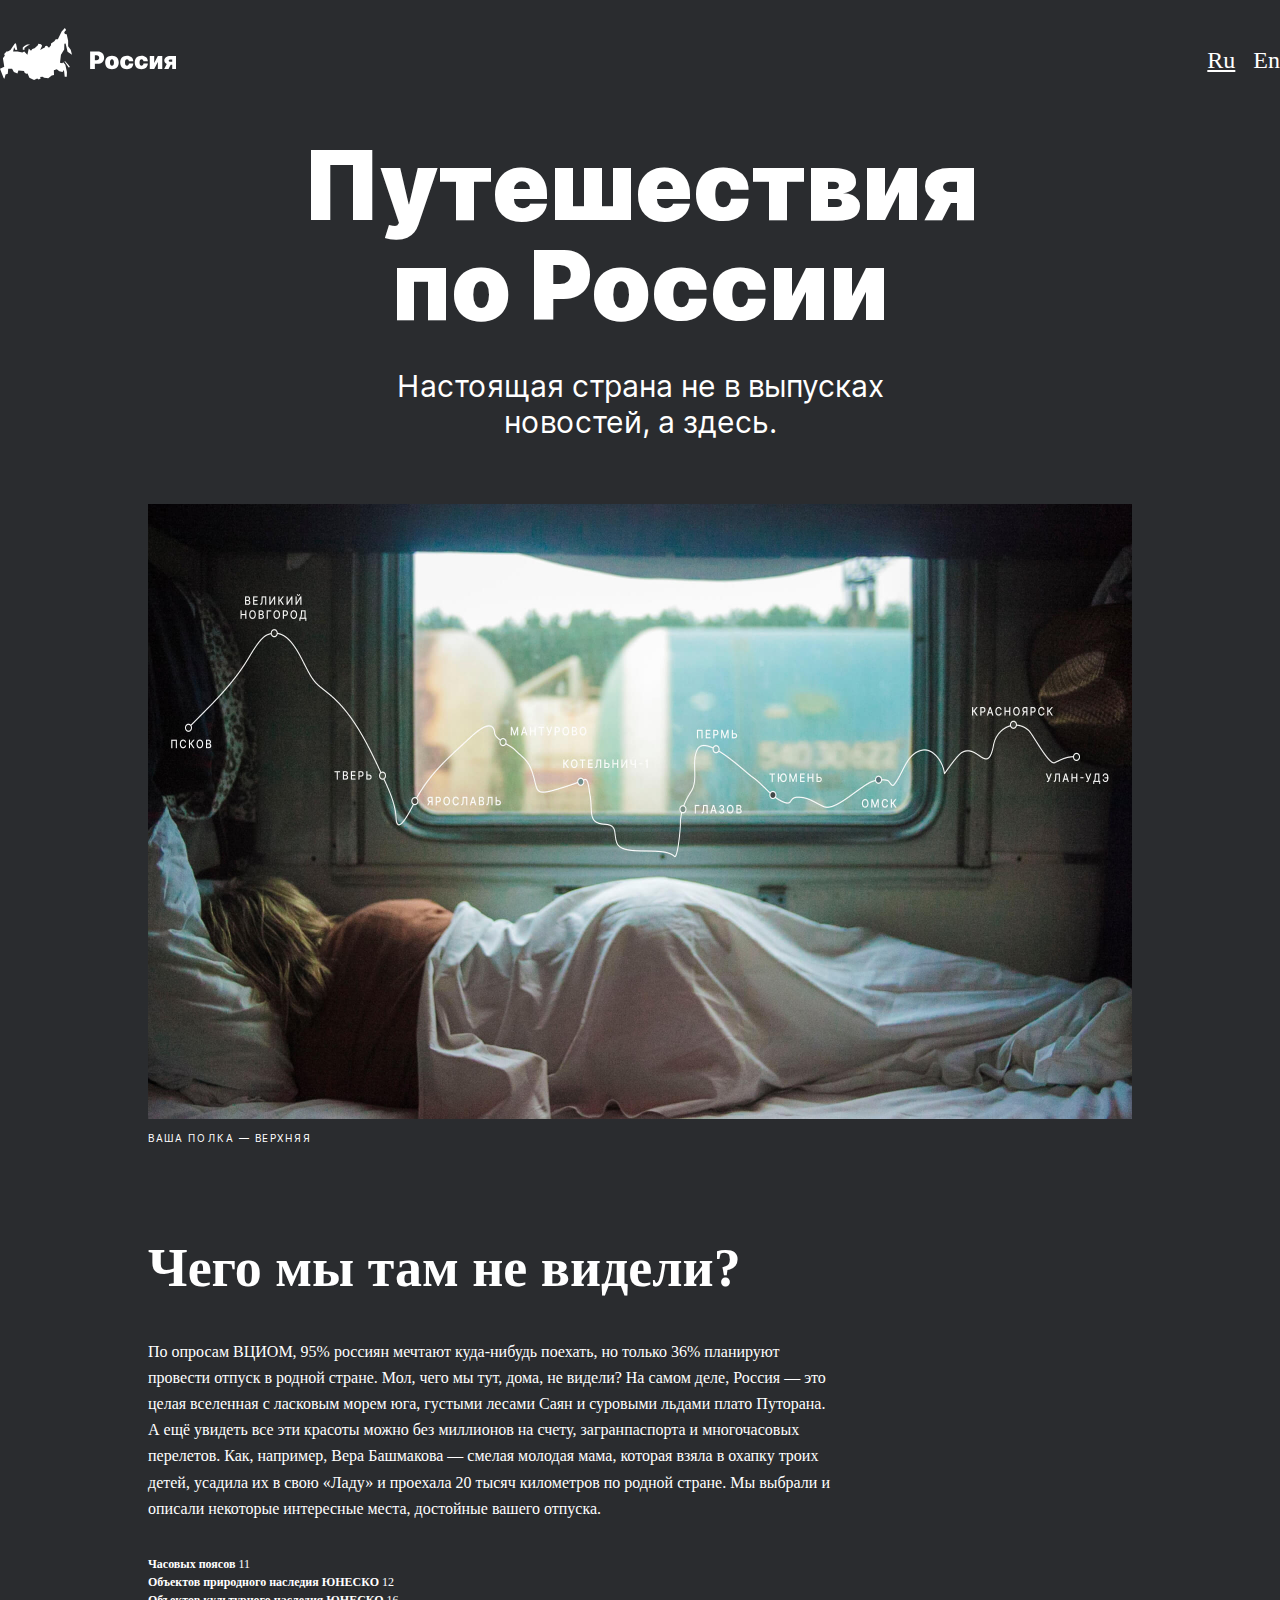
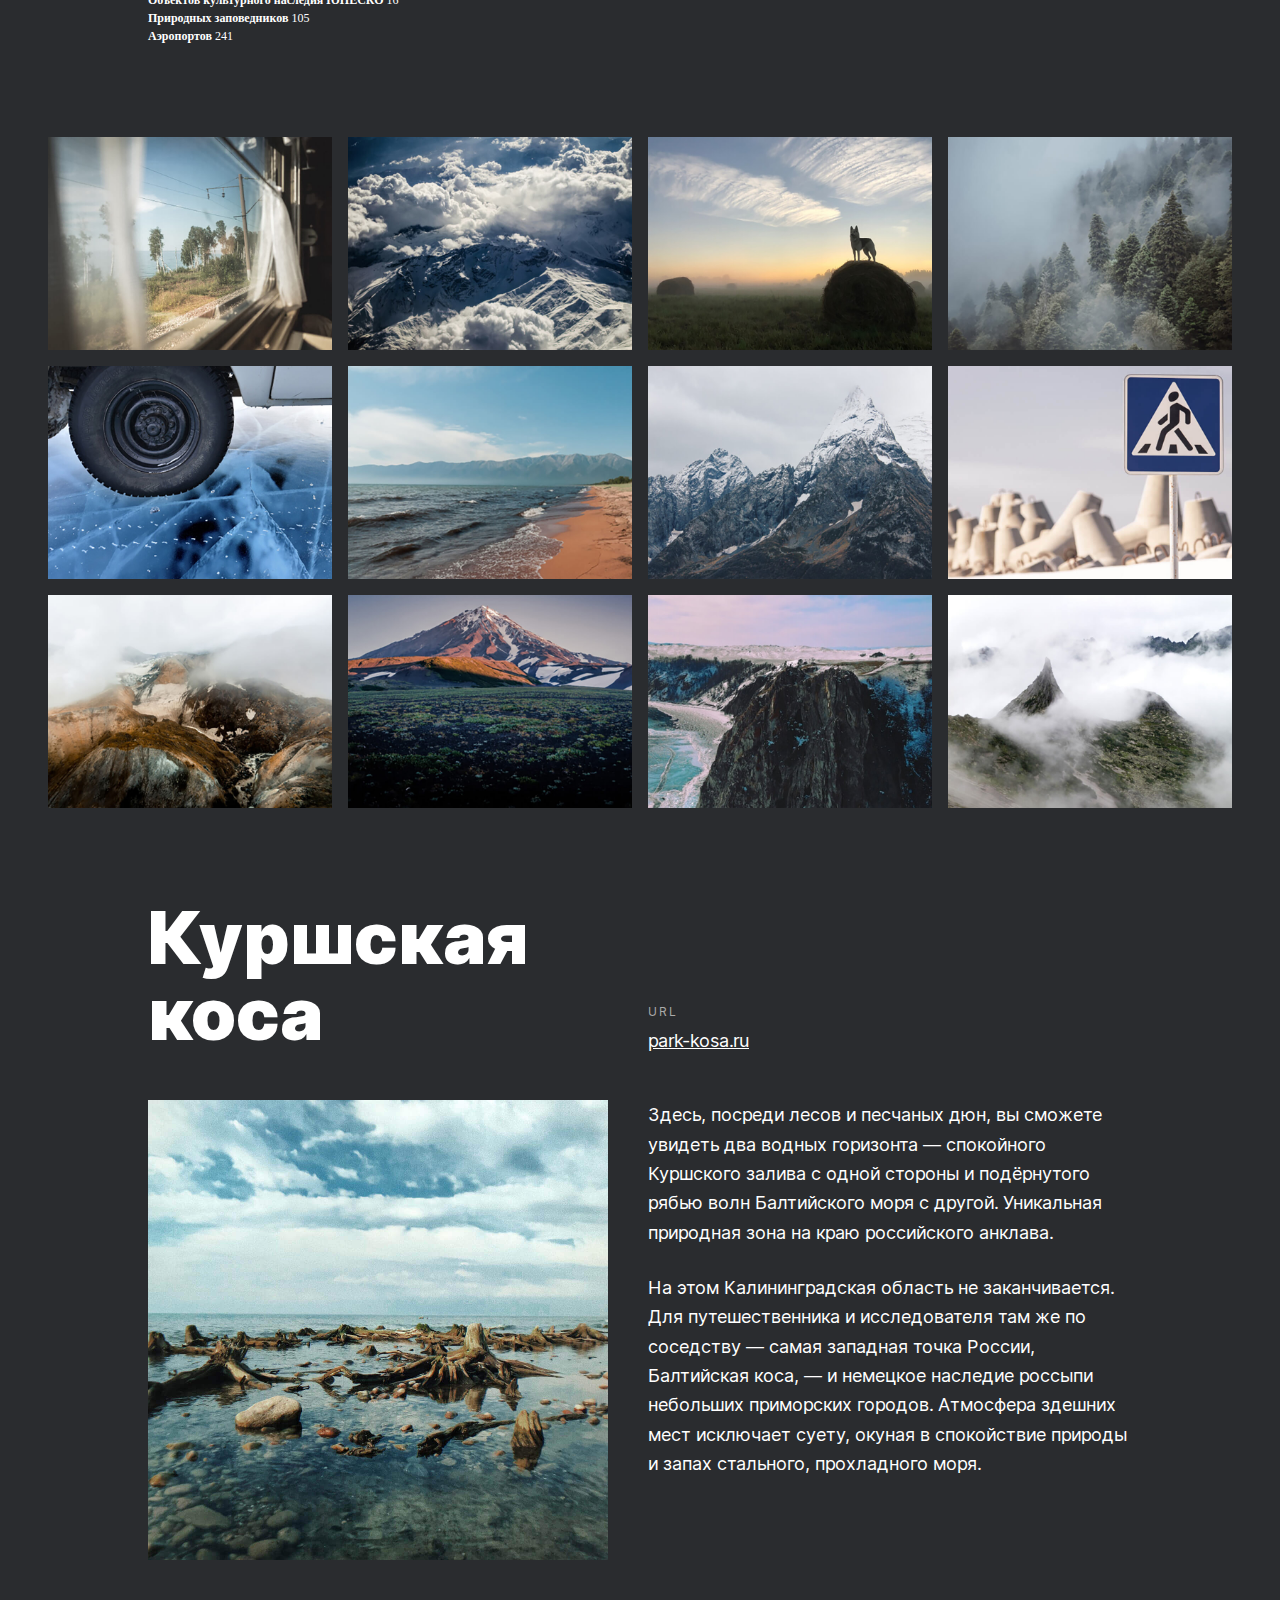
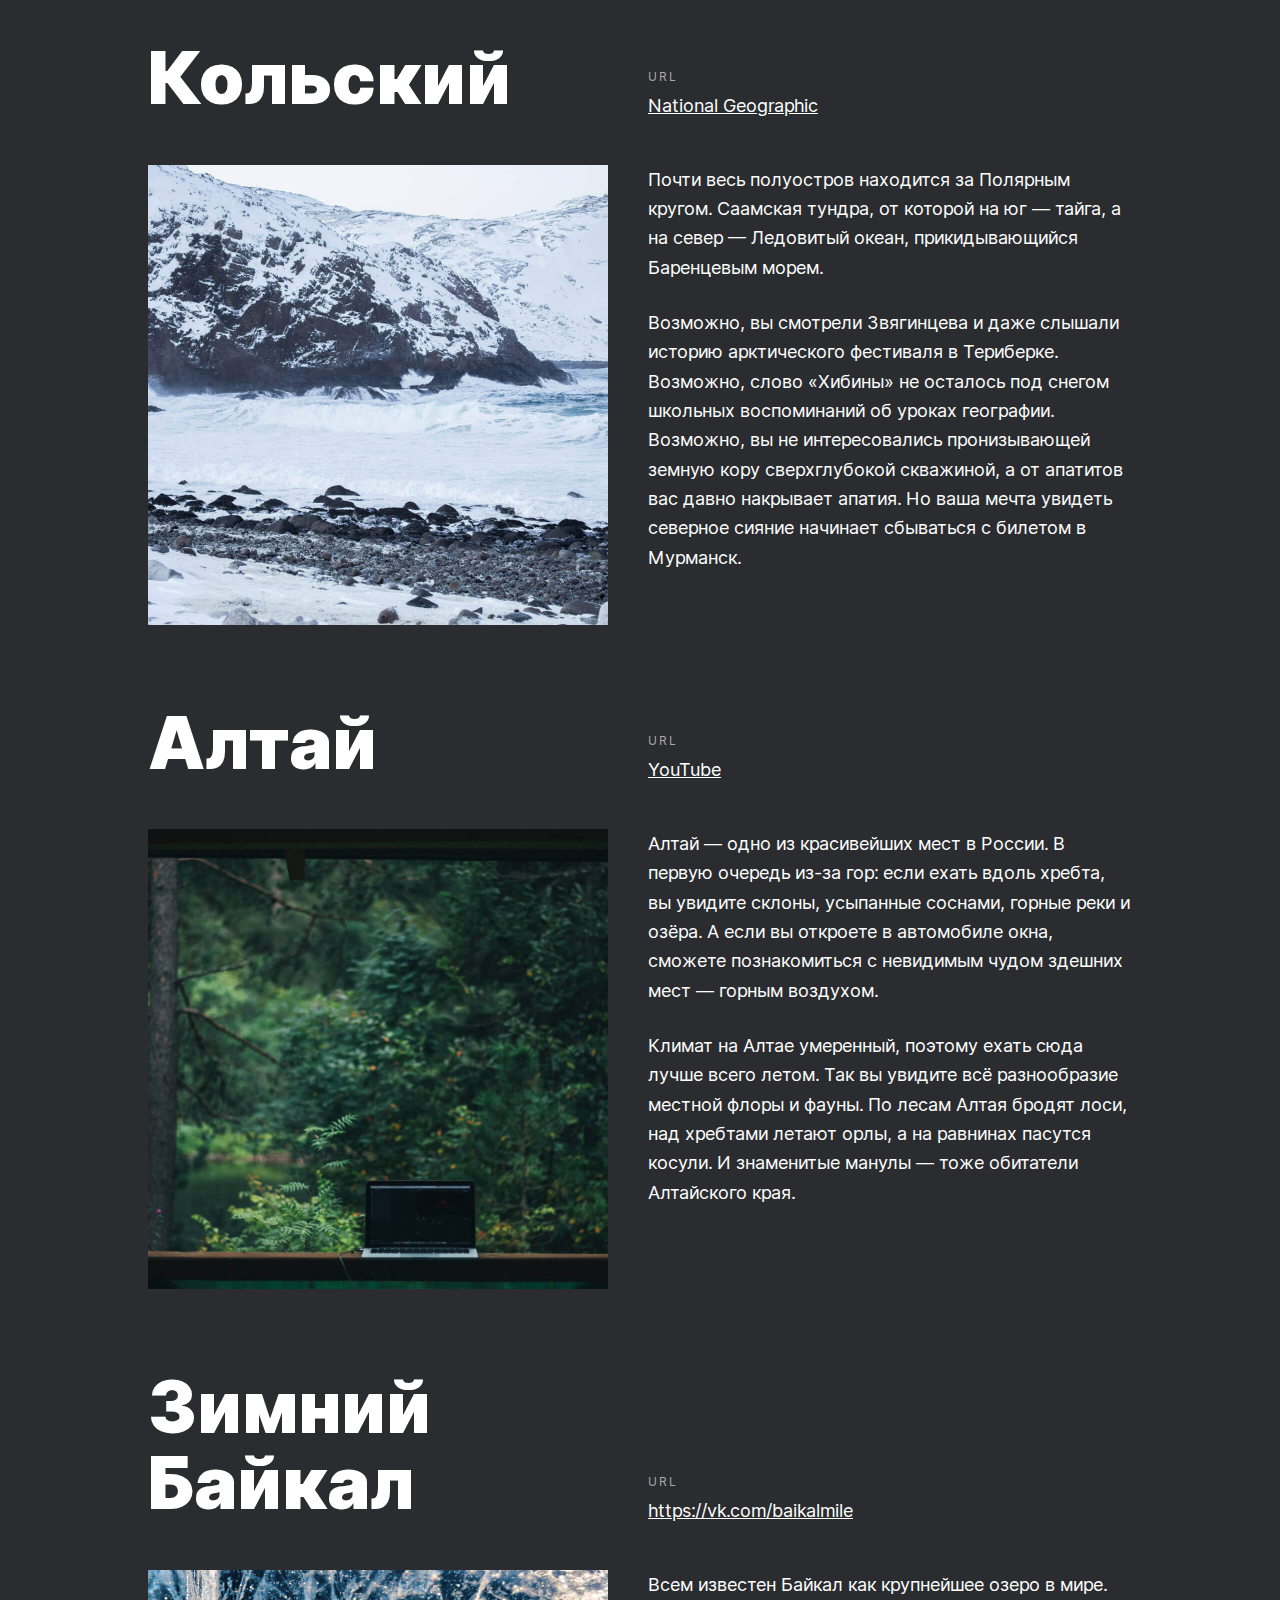
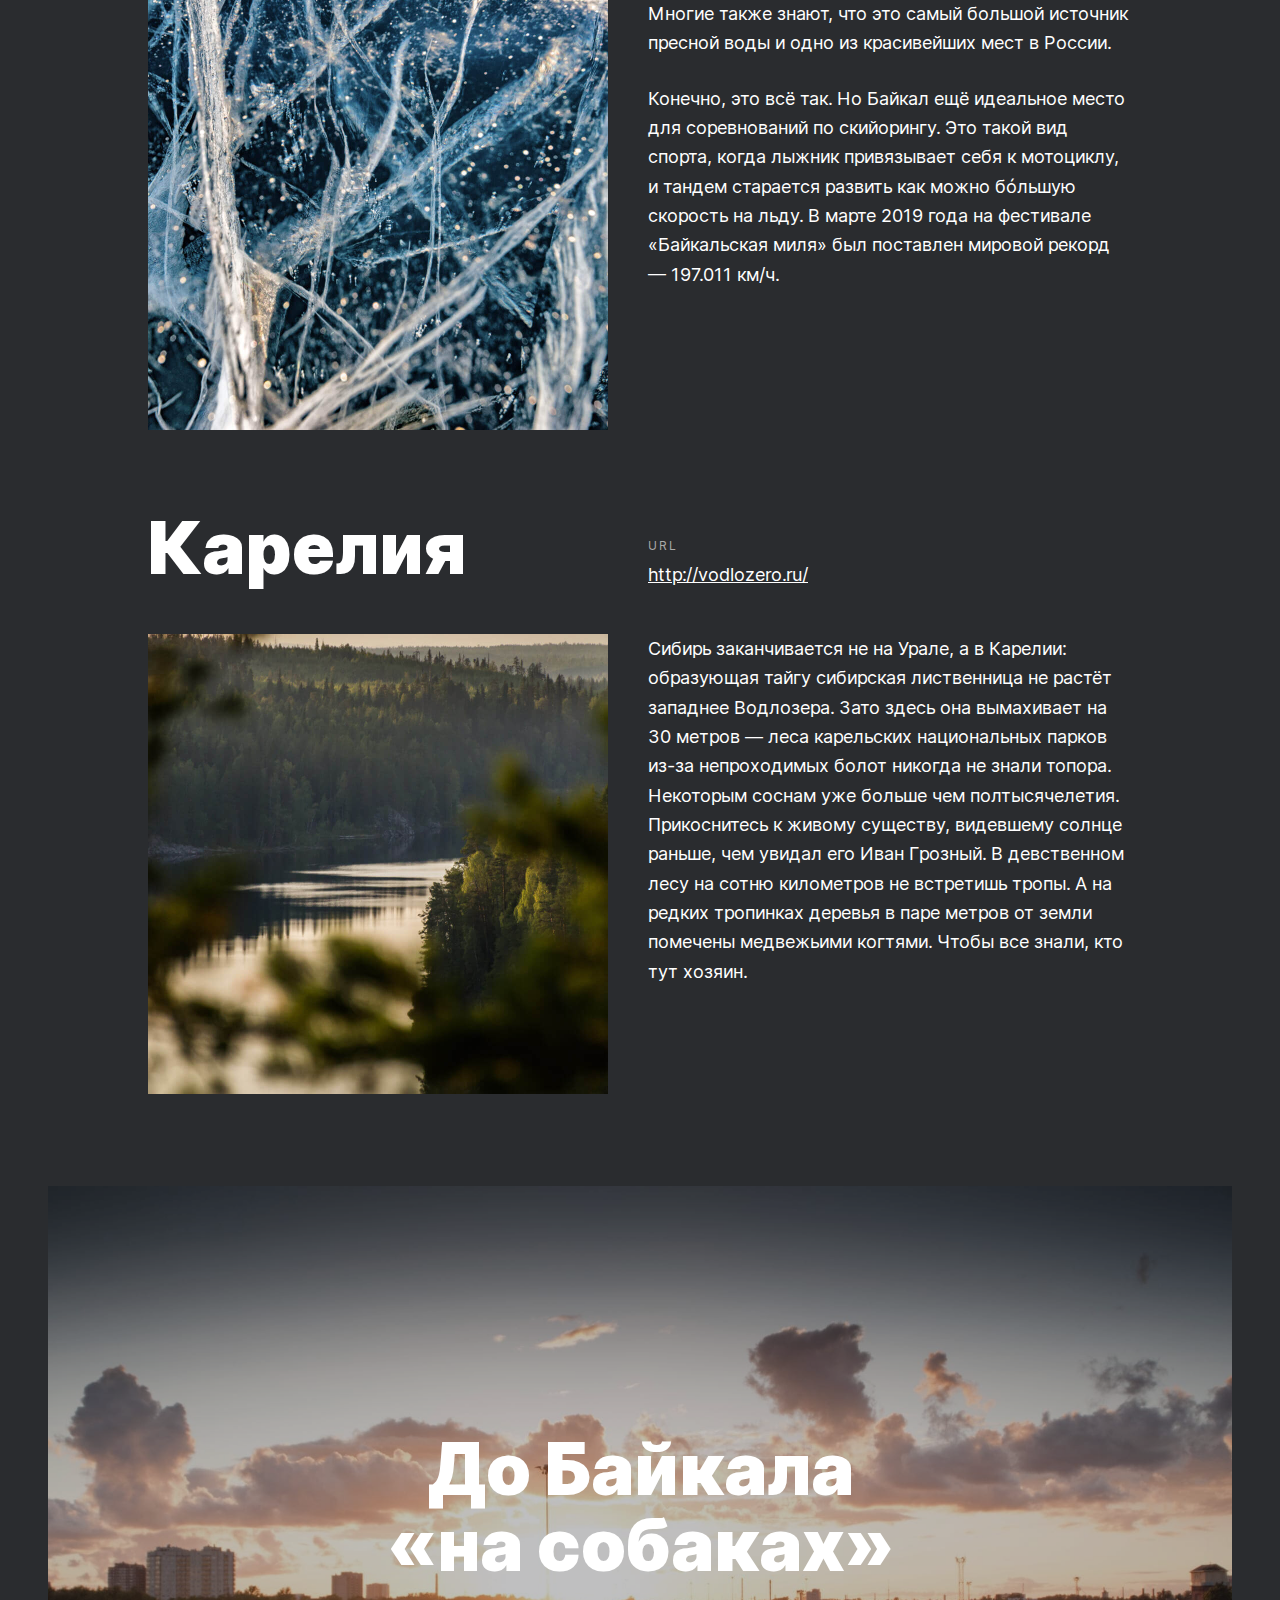
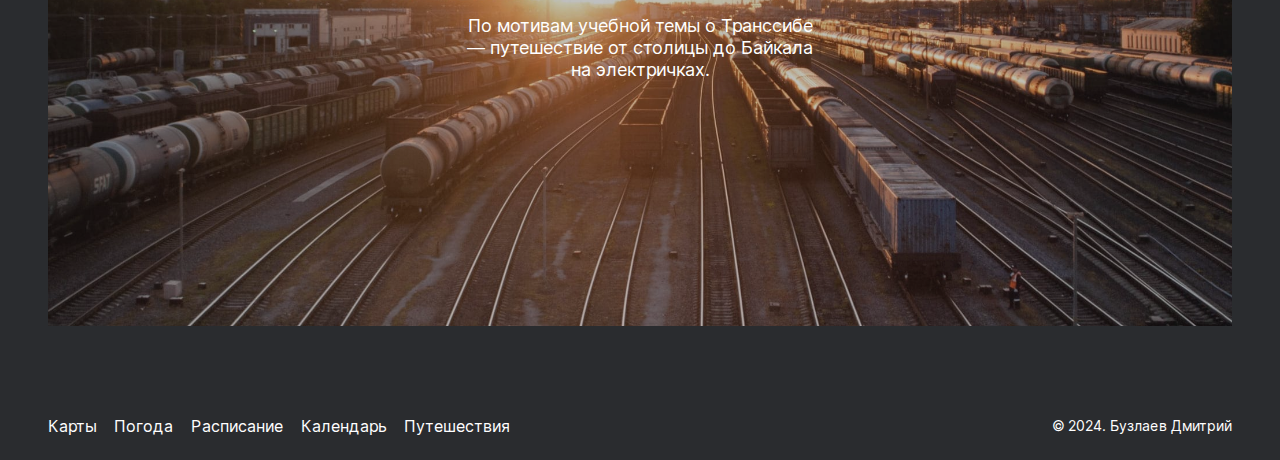
<file: practic3/travelRussian/index.html>
<!DOCTYPE html>
<html lang="ru">

<head>
  <meta charset="UTF-8">
  <title>Путешествие по России</title>
  <link rel="stylesheet" href="./pages/index.css">
</head>

<body class="page">

  <header class="header">
    <div class="header__logo"></div>
    <div class="header__lang">
      <a href="#" class="header__lang-link header__lang-link_active">Ru</a>
      <a href="#" class="header__lang-link">En</a>
    </div>
  </header>

  <main class="content">

    <section class="lead">
      <h1 class="lead__title">Путешествия по России</h1>
      <p class="lead__subtitle">Настоящая страна не в выпусках новостей, а здесь.</p>
      <div class="lead__container">
        <img src="./images/lead-polka.jpg" alt="Картинка с вагоном и картой пути" class="lead__image">
        <p class="lead__caption">ваша полка — верхняя</p>
      </div>
    </section>

    <section class="intro">
      <h2 class="intro__title">Чего мы там не видели?</h2>
      <p class="intro__text">По опросам ВЦИОМ, 95% россиян мечтают куда-нибудь поехать, но только 36% планируют провести
        отпуск в родной стране. Мол, чего мы тут, дома, не видели? На самом деле, Россия — это целая вселенная с
        ласковым морем юга, густыми лесами Саян и суровыми льдами плато Путорана. А ещё увидеть все эти красоты можно
        без миллионов на счету, загранпаспорта и многочасовых перелетов. Как, например, Вера Башмакова — смелая молодая
        мама, которая взяла в охапку троих детей, усадила их в свою «Ладу» и проехала 20 тысяч километров по родной
        стране. Мы выбрали и описали некоторые интересные места, достойные вашего отпуска.</p>
      <ul class="intro__list">
        <li>Часовых поясов <span class="intro__list-digit"> 11</span></li>
        <li>Объектов природного наследия ЮНЕСКО <span class="intro__list-digit">12</span></li>
        <li>Объектов культурного наследия ЮНЕСКО <span class="intro__list-digit">16</span></li>
        <li>Природных заповедников <span class="intro__list-digit">105</span></li>
        <li>Аэропортов <span class="intro__list-digit">241</span></li>
      </ul>
    </section>

    <section class="photo-grid">
      <img src="./images/photo-grid-train.jpg" alt="вид из вагона" class="photo-grid__item">
      <img src="./images/photo-grid-atharva-tulsi.jpg" alt="Эверест" class="photo-grid__item">
      <img src="./images/photo-grid-tuman.jpg" alt="поле с собакой" class="photo-grid__item">
      <img src="./images/photo-grid-sochi.jpg" alt="туманный лес" class="photo-grid__item">
      <img src="./images/photo-grid-arisa.jpg" alt="автомобиль на льду" class="photo-grid__item">
      <img src="./images/photo-grid-baikal.jpg" alt="Баргузинский залив" class="photo-grid__item">
      <img src="./images/photo-grid-elbrus.jpg" alt="Домбай-Ульген" class="photo-grid__item">
      <img src="./images/photo-grid-kondratiev.jpg" alt="знак пешеходного перехода" class="photo-grid__item">
      <img src="./images/photo-grid-kamchatka-1.jpg" alt="Мутновский" class="photo-grid__item">
      <img src="./images/photo-grid-kamchatka-2.jpg" alt="Камчатка" class="photo-grid__item">
      <img src="./images/photo-grid-baikal-2.jpg" alt="Ольхон" class="photo-grid__item">
      <img src="./images/photo-grid-ergaki.jpg" alt="Ергаки" class="photo-grid__item">
    </section>

    <section class="places">
      <article class="place">
        <h2 class="place__title">Куршская коса</h2>
        <div class="place__website">
          <p class="place__url-heading">URL</p>
          <a href="http://park-kosa.ru" class="place__link" target="_blank">park-kosa.ru</a>
        </div>
        <img src="./images/place-kosa.jpg" alt="Картинка - Куршская коса" class="place__image">
        <p class="place__paragraph">Здесь, посреди лесов и песчаных дюн, вы сможете увидеть два водных горизонта —
          спокойного Куршского залива с одной стороны и подёрнутого рябью волн Балтийского моря с другой. Уникальная
          природная зона на краю российского анклава.</p>
        <p class="place__paragraph">На этом Калининградская область не заканчивается. Для путешественника и
          исследователя там же по соседству — самая западная точка России, Балтийская коса, — и немецкое наследие
          россыпи небольших приморских городов. Атмосфера здешних мест исключает суету, окуная в спокойствие природы и
          запах стального, прохладного моря.</p>
      </article>
      <article class="place">
        <h2 class="place__title">Кольский</h2>
        <div class="place__website">
          <p class="place__url-heading">URL</p>
          <a href="https://yourshot.nationalgeographic.com/photos/?keywords=kolskiy" class="place__link"
            target="_blank">National Geographic</a>
        </div>
        <img src="./images/place-kolsky.jpg" alt="Картинка - Кольскуий полуостров" class="place__image">
        <p class="place__paragraph">Почти весь полуостров находится за Полярным кругом. Саамская тундра, от которой на
          юг —
          тайга, а на север — Ледовитый океан, прикидывающийся Баренцевым морем.</p>
        <p class="place__paragraph">Возможно, вы смотрели Звягинцева и даже слышали историю арктического фестиваля в
          Териберке. Возможно, слово «Хибины» не осталось под снегом школьных воспоминаний об уроках географии.
          Возможно, вы не интересовались пронизывающей земную кору сверхглубокой скважиной, а от апатитов вас давно
          накрывает апатия. Но ваша мечта увидеть северное сияние начинает сбываться с билетом
          в Мурманск.</p>
      </article>
      <article class="place">
        <h2 class="place__title">Алтай</h2>
        <div class="place__website">
          <p class="place__url-heading">URL</p>
          <a href="https://www.youtube.com/watch?v=7ZEsoV7kWAQ" class="place__link" target="_blank">YouTube
          </a>
        </div>
        <img src="./images/place-altai.jpg" alt="Картинка - Алтай" class="place__image">
        <p class="place__paragraph">Алтай — одно из красивейших мест в России.
          В первую очередь из-за гор: если ехать вдоль хребта, вы увидите склоны, усыпанные соснами, горные реки и
          озёра. А если вы откроете в автомобиле окна, сможете познакомиться с невидимым чудом здешних мест — горным
          воздухом.</p>
        <p class="place__paragraph">Климат на Алтае умеренный, поэтому ехать сюда лучше всего летом. Так вы увидите всё
          разнообразие местной флоры и фауны. По лесам Алтая бродят лоси, над хребтами летают орлы, а на равнинах
          пасутся косули. И знаменитые манулы — тоже обитатели Алтайского края.</p>
      </article>
      <article class="place">
        <h2 class="place__title">Зимний Байкал</h2>
        <div class="place__website">
          <p class="place__url-heading">URL</p>
          <a href="https://vk.com/baikalmile" class="place__link" target="_blank">https://vk.com/baikalmile</a>
        </div>
        <img src="./images/place-winter-baikal.jpg" alt="Картинка - зиний Байкал" class="place__image">
        <p class="place__paragraph">Всем известен Байкал как крупнейшее озеро
          в мире. Многие также знают, что это самый большой источник пресной воды и одно из красивейших мест в России.
        </p>
        <p class="place__paragraph">Конечно, это всё так. Но Байкал ещё идеальное место для соревнований по скийорингу.
          Это такой вид спорта, когда лыжник привязывает себя
          к мотоциклу, и тандем старается развить как можно бóльшую скорость на льду. В марте 2019 года на фестивале
          «Байкальская миля» был поставлен мировой рекорд — 197.011 км/ч.</p>
      </article>
      <article class="place">
        <h2 class="place__title">Карелия</h2>
        <div class="place__website">
          <p class="place__url-heading">URL</p>
          <a href="http://vodlozero.ru/" class="place__link" target="_blank">http://vodlozero.ru/</a>
        </div>
        <img src="./images/place-karelia.jpg" alt="Картинка - Карелия" class="place__image">
        <p class="place__paragraph">Сибирь заканчивается не на Урале, а в Карелии: образующая тайгу сибирская
          лиственница не растёт западнее Водлозера. Зато здесь она вымахивает на 30 метров — леса карельских
          национальных парков из-за непроходимых болот никогда не знали топора. Некоторым соснам уже больше чем
          полтысячелетия. Прикоснитесь к живому существу, видевшему солнце раньше, чем увидал его Иван Грозный.
          В девственном лесу на сотню километров не встретишь тропы. А на редких тропинках деревья
          в паре метров от земли помечены медвежьими когтями. Чтобы все знали, кто тут хозяин.</p>
      </article>
    </section>

    <section class="cover">
      <a href="https://stampsy.com/na-elektrichkakh-do-baikala" class="cover__link" target="_blank">
        <h2 class="cover__title">До Байкала «на собаках»</h2>
        <p class="cover__subtitle">По мотивам учебной темы о Транссибе — путешествие от столицы до Байкала на
          электричках.</p>
      </a>
    </section>

  </main>

  <footer class="footer">
  <ul class="footer__links">
      <li><a href="https://yandex.ru/maps" target="_blank" class="footer__link">Карты</a></li>
      <li><a href="https://yandex.ru/pogoda" target="_blank" class="footer__link">Погода</a></li>
      <li><a href="https://rasp.yandex.ru" target="_blank" class="footer__link">Расписание</a></li>
      <li><a href="https://calendar.yandex.ru" target="_blank" class="footer__link">Календарь</a></li>
      <li><a href="https://travel.yandex.ru" target="_blank" class="footer__link">Путешествия</a></li>
  </ul>
    <p class="footer__copyright">© 2024. Бузлаев Дмитрий</p>
  </footer>

</body>

</html>
</file>
<file: practic3/travelRussian/pages/index.css>
@import url(../vendor/normalize.css);
@import url(../vendor/fonts/inter.css);
@import url(../blocks/page/page.css);
@import url(../blocks/header/header.css);
@import url(../blocks/header/__logo/header__logo.css);
@import url(../blocks/header/__lang/header__lang.css);
@import url(../blocks/header/__lang-link/header__lang-link.css);
@import url(../blocks/header/__lang-link/_active/header__lang-link_active.css);
@import url(../blocks/content/content.css);
@import url(../blocks/lead/lead.css);
@import url(../blocks/lead/__title/lead__title.css);
@import url(../blocks/lead/__subtitle/lead__subtitle.css);
@import url(../blocks/lead/__image/lead__image.css);
@import url(../blocks/lead/__caption/lead__caption.css);
@import url(../blocks/lead/__container/lead__container.css);
@import url(../blocks/intro/intro.css);
@import url(../blocks/intro/__title/intro__title.css);
@import url(../blocks/intro/__text/intro__text.css);
@import url(../blocks/intro/__list/intro__list.css);
@import url(../blocks/intro/__list-digit/intro__list-digit.css);
@import url(../blocks/photo-grid/photo-grid.css);
@import url(../blocks/photo-grid/__item/photo-grid__item.css);
@import url(../blocks/places/places.css);
@import url(../blocks/place/place.css);
@import url(../blocks/place/__image/place__image.css);
@import url(../blocks/place/__link/place__link.css);
@import url(../blocks/place/__paragraph/place__paragraph.css);
@import url(../blocks/place/__title/place__title.css);
@import url(../blocks/place/__url-heading/place__url-heading.css);
@import url(../blocks/place/__website/place__website.css);
@import url(../blocks/cover/cover.css);
@import url(../blocks/cover/__link/cover__link.css);
@import url(../blocks/cover/__subtitle/cover__subtitle.css);
@import url(../blocks/cover/__title/cover__title.css);
@import url(../blocks/footer/footer.css);
@import url(../blocks/footer/__copyright/footer__copyright.css);
@import url(../blocks/footer/__link/footer__link.css);
@import url(../blocks/footer/__links/footer__links.css);
</file>
